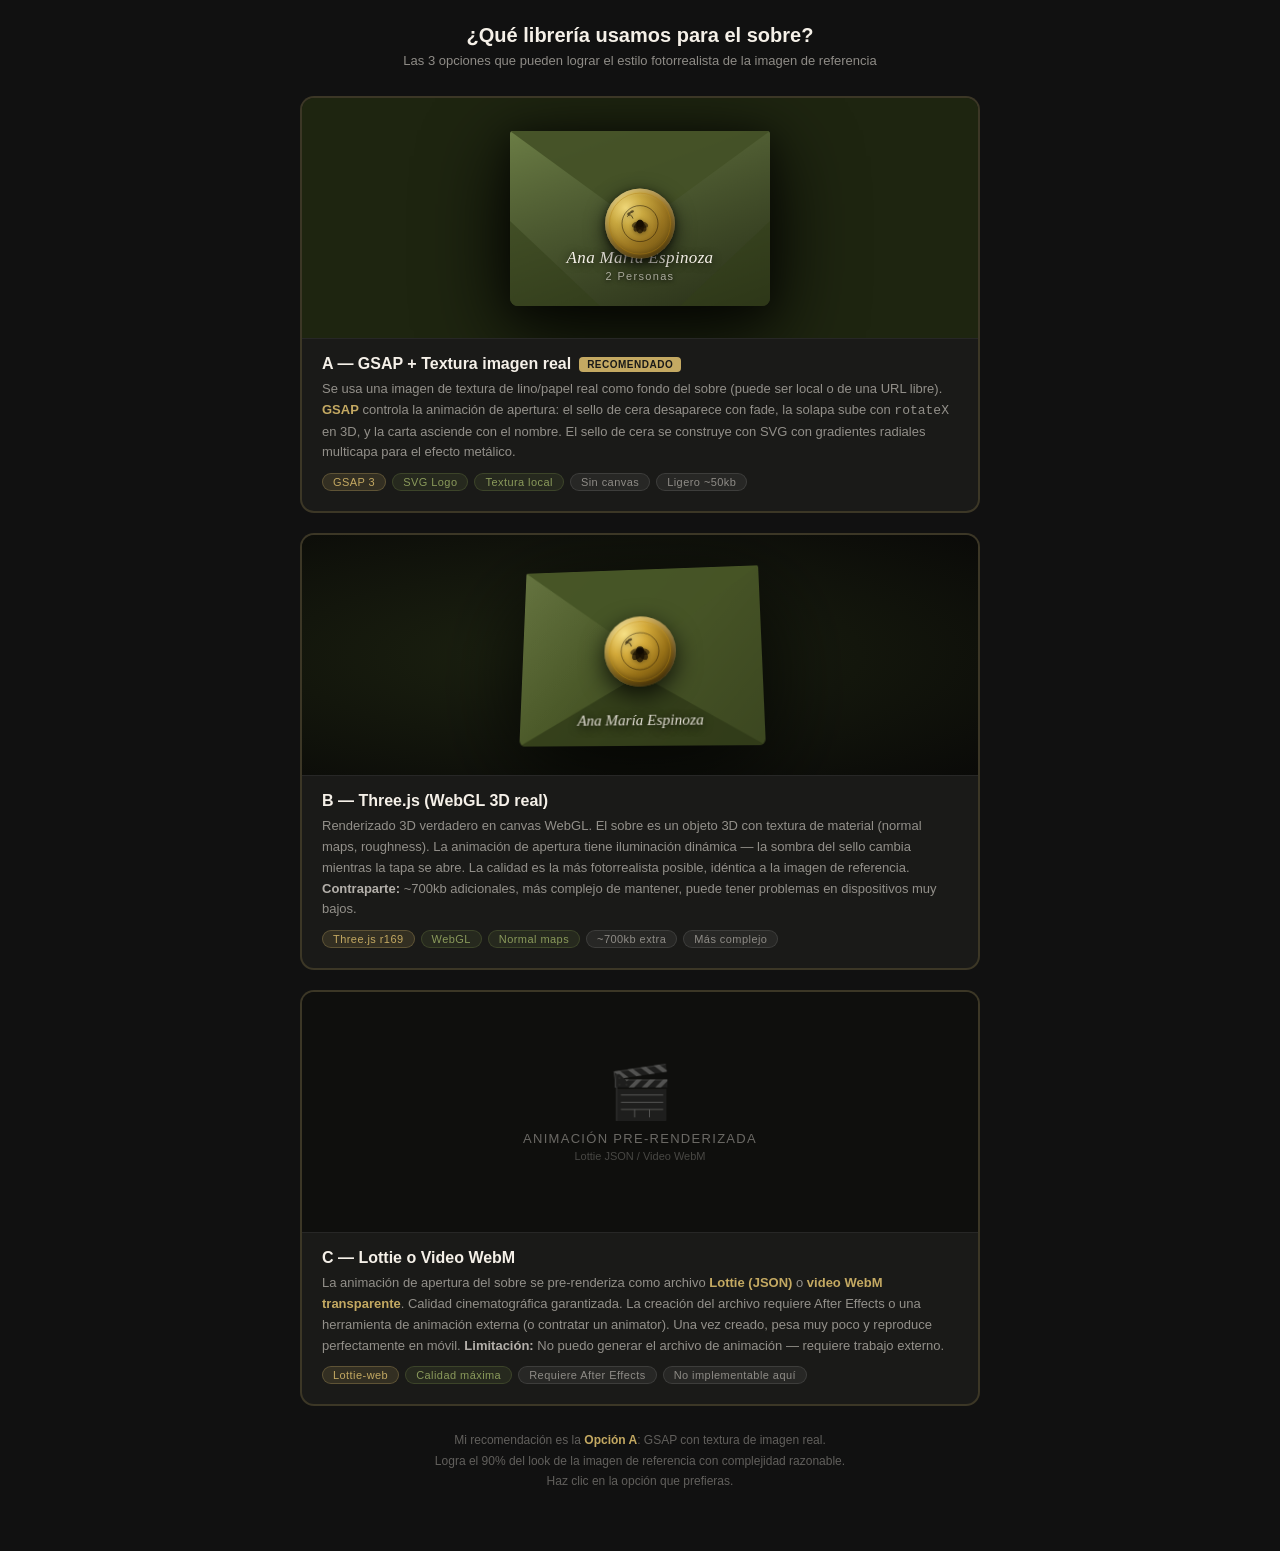
<file: .superpowers/brainstorm/137-1782701089/content/libs-approach.html>
<!DOCTYPE html>
<html lang="es">
<head>
<meta charset="UTF-8"/>
<meta name="viewport" content="width=device-width,initial-scale=1"/>
<title>Opciones de librería</title>
<style>
  * { box-sizing: border-box; margin: 0; padding: 0; }
  body { background: #111; color: #F5F0E8; font-family: 'Segoe UI', sans-serif; padding: 24px 16px 60px; }

  h2 { font-size: 20px; text-align: center; margin-bottom: 6px; color: #F5F0E8; }
  .subtitle { text-align: center; color: rgba(245,240,232,0.55); font-size: 13px; margin-bottom: 28px; }

  .cards { display: flex; flex-direction: column; gap: 20px; max-width: 680px; margin: 0 auto; }

  .card {
    border: 2px solid rgba(196,169,98,0.2);
    border-radius: 14px;
    overflow: hidden;
    cursor: pointer;
    transition: border-color 0.2s, transform 0.2s;
    background: #1a1a18;
  }
  .card:hover { border-color: #C4A962; transform: translateY(-2px); }
  .card.selected { border-color: #C4A962; box-shadow: 0 0 0 4px rgba(196,169,98,0.2); }

  .card-preview {
    height: 240px;
    display: flex;
    align-items: center;
    justify-content: center;
    position: relative;
    overflow: hidden;
  }

  /* ========================
     OPCIÓN A — GSAP + Textura real
  ======================== */
  .preview-a {
    background: #1e2510;
  }
  .env-a-wrap {
    position: relative;
    width: 260px;
    height: 175px;
    filter: drop-shadow(0 20px 40px rgba(0,0,0,0.8)) drop-shadow(0 5px 15px rgba(0,0,0,0.5));
  }
  .env-a-bg {
    width: 100%;
    height: 100%;
    border-radius: 3px 3px 8px 8px;
    position: relative;
    overflow: hidden;
    background:
      url('https://images.unsplash.com/photo-1604147706283-d7119b5b822c?w=400&q=80') center/cover,
      linear-gradient(160deg, #6b7d45, #3A4225);
    background-blend-mode: multiply;
  }
  .env-a-bg::after {
    content: '';
    position: absolute;
    inset: 0;
    background: linear-gradient(160deg, rgba(107,125,69,0.3) 0%, rgba(30,37,16,0.6) 100%);
  }
  /* Flap superior */
  .env-a-flap {
    position: absolute;
    top: 0; left: 0; right: 0;
    height: 0;
    border-left: 130px solid transparent;
    border-right: 130px solid transparent;
    border-top: 95px solid rgba(80,95,45,0.92);
    z-index: 2;
    filter: brightness(0.85);
  }
  /* Líneas de pliegue laterales */
  .env-a-fold-l {
    position: absolute;
    bottom: 0; left: 0;
    width: 0; height: 0;
    border-left: 90px solid rgba(50,62,25,0.5);
    border-top: 85px solid transparent;
    z-index: 1;
  }
  .env-a-fold-r {
    position: absolute;
    bottom: 0; right: 0;
    width: 0; height: 0;
    border-right: 90px solid rgba(50,62,25,0.5);
    border-top: 85px solid transparent;
    z-index: 1;
  }
  /* Sello de cera */
  .env-a-seal {
    position: absolute;
    top: 50%; left: 50%;
    transform: translate(-50%, -42%);
    width: 70px; height: 70px;
    border-radius: 50%;
    background:
      radial-gradient(circle at 30% 28%, #f0d87a 0%, #c9a840 25%, #9a7520 55%, #6a4e10 80%, #3d2a06 100%);
    box-shadow:
      0 6px 20px rgba(0,0,0,0.7),
      0 2px 6px rgba(0,0,0,0.5),
      inset 0 3px 5px rgba(255,255,255,0.28),
      inset 0 -3px 6px rgba(0,0,0,0.4),
      inset 2px 0 4px rgba(255,255,255,0.1);
    display: flex; align-items: center; justify-content: center;
    z-index: 4;
  }
  .env-a-seal::before {
    content: '';
    position: absolute;
    inset: 4px;
    border-radius: 50%;
    border: 1px solid rgba(180,130,20,0.4);
  }
  .env-a-seal svg { width: 42px; height: 42px; position: relative; z-index: 1; }

  /* Nombre del invitado */
  .env-a-name {
    position: absolute;
    bottom: 24px;
    left: 0; right: 0;
    text-align: center;
    z-index: 3;
  }
  .env-a-name p:first-child {
    font-family: 'Georgia', serif;
    font-style: italic;
    font-size: 17px;
    color: #F5F0E8;
    text-shadow: 0 1px 8px rgba(0,0,0,0.8);
    letter-spacing: 0.02em;
  }
  .env-a-name p:last-child {
    font-size: 11px;
    color: rgba(245,240,232,0.65);
    letter-spacing: 0.12em;
    margin-top: 2px;
    text-shadow: 0 1px 4px rgba(0,0,0,0.8);
  }

  /* ========================
     OPCIÓN B — Three.js / WebGL
  ======================== */
  .preview-b {
    background: radial-gradient(ellipse at 40% 50%, #1c2210, #0a0a08);
  }
  .webgl-mock {
    width: 240px;
    height: 180px;
    position: relative;
    transform: perspective(600px) rotateX(12deg) rotateY(-6deg);
    filter: drop-shadow(0 24px 48px rgba(0,0,0,0.9));
  }
  .webgl-face {
    width: 100%;
    height: 100%;
    border-radius: 2px 2px 6px 6px;
    background:
      linear-gradient(130deg,
        rgba(160,180,100,0.15) 0%,
        transparent 40%,
        rgba(0,0,0,0.2) 100%
      ),
      url('https://images.unsplash.com/photo-1604147706283-d7119b5b822c?w=400&q=80') center/cover;
    background-blend-mode: luminosity;
    background-color: #4a5828;
    position: relative;
    overflow: hidden;
  }
  .webgl-face::before {
    content: '';
    position: absolute;
    inset: 0;
    background:
      linear-gradient(130deg, rgba(200,220,140,0.12) 0%, transparent 45%);
  }
  .webgl-flap {
    position: absolute;
    top: 0; left: 0;
    width: 0; height: 0;
    border-left: 120px solid transparent;
    border-right: 120px solid transparent;
    border-top: 88px solid rgba(70,85,38,0.96);
    z-index: 2;
  }
  .webgl-bottom-fold {
    position: absolute;
    bottom: 0; left: 0;
    width: 0; height: 0;
    border-left: 120px solid transparent;
    border-right: 120px solid transparent;
    border-bottom: 70px solid rgba(45,55,22,0.7);
    z-index: 1;
  }
  .webgl-seal {
    position: absolute;
    top: 48%; left: 50%;
    transform: translate(-50%, -50%);
    width: 72px; height: 72px;
    border-radius: 50%;
    background:
      radial-gradient(circle at 28% 25%, #f5df85, #d4aa3a 30%, #9a7318 58%, #5e420a 82%, #2e1e02);
    box-shadow:
      0 8px 24px rgba(0,0,0,0.8),
      inset 0 4px 6px rgba(255,255,255,0.3),
      inset 0 -4px 8px rgba(0,0,0,0.5),
      inset 3px 0 5px rgba(255,230,100,0.15);
    display: flex; align-items: center; justify-content: center;
    z-index: 4;
  }
  .webgl-seal::after {
    content: '';
    position: absolute;
    inset: 5px;
    border-radius: 50%;
    border: 1.5px solid rgba(200,150,20,0.35);
  }
  .webgl-seal svg { width: 44px; height: 44px; z-index: 1; position: relative; }
  .webgl-name {
    position: absolute;
    bottom: 16px;
    left: 0; right: 0;
    text-align: center;
    z-index: 3;
    font-family: 'Georgia', serif;
    font-style: italic;
    font-size: 15px;
    color: rgba(245,240,232,0.9);
    text-shadow: 0 2px 10px rgba(0,0,0,0.9);
  }

  /* ========================
     OPCIÓN C — Lottie / Video
  ======================== */
  .preview-c {
    background: #0f0f0d;
    flex-direction: column;
    gap: 10px;
  }
  .lottie-mock {
    width: 160px;
    height: 120px;
    border: 1.5px dashed rgba(196,169,98,0.3);
    border-radius: 8px;
    display: flex;
    align-items: center;
    justify-content: center;
    flex-direction: column;
    gap: 8px;
    position: relative;
    overflow: hidden;
  }
  .lottie-mock::before {
    content: '▶';
    font-size: 28px;
    color: rgba(196,169,98,0.5);
  }
  .lottie-label {
    font-size: 11px;
    color: rgba(245,240,232,0.4);
    letter-spacing: 0.1em;
    text-align: center;
    text-transform: uppercase;
  }

  /* Card body */
  .card-body {
    padding: 16px 20px 20px;
    border-top: 1px solid rgba(255,255,255,0.06);
  }
  .card-body h3 {
    font-size: 16px;
    color: #F5F0E8;
    margin-bottom: 6px;
    display: flex;
    align-items: center;
    gap: 8px;
  }
  .card-body p {
    font-size: 13px;
    color: rgba(245,240,232,0.55);
    line-height: 1.6;
    margin-bottom: 10px;
  }
  .tags { display: flex; gap: 6px; flex-wrap: wrap; }
  .tag {
    font-size: 11px;
    padding: 2px 10px;
    border-radius: 20px;
    letter-spacing: 0.04em;
  }
  .tag-gold { background: rgba(196,169,98,0.15); color: #C4A962; border: 1px solid rgba(196,169,98,0.3); }
  .tag-green { background: rgba(92,107,58,0.2); color: #8A9A5B; border: 1px solid rgba(92,107,58,0.4); }
  .tag-gray { background: rgba(255,255,255,0.06); color: rgba(245,240,232,0.5); border: 1px solid rgba(255,255,255,0.1); }
  .rec-badge {
    background: #C4A962;
    color: #1a1a18;
    font-size: 10px;
    font-weight: 700;
    padding: 2px 8px;
    border-radius: 4px;
    letter-spacing: 0.05em;
  }

  /* SVG logo helper */
  .logo-svg { filter: drop-shadow(0 1px 2px rgba(0,0,0,0.5)); }
</style>
</head>
<body>

<h2>¿Qué librería usamos para el sobre?</h2>
<p class="subtitle">Las 3 opciones que pueden lograr el estilo fotorrealista de la imagen de referencia</p>

<div class="cards">

  <!-- OPCIÓN A -->
  <div class="card" data-choice="a" onclick="toggleSelect(this)">
    <div class="card-preview preview-a">
      <div class="env-a-wrap">
        <div class="env-a-bg">
          <div class="env-a-flap"></div>
          <div class="env-a-fold-l"></div>
          <div class="env-a-fold-r"></div>
          <div class="env-a-seal">
            <!-- Logo E&J simplificado -->
            <svg viewBox="0 0 42 42" class="logo-svg" xmlns="http://www.w3.org/2000/svg">
              <circle cx="21" cy="21" r="18" fill="none" stroke="rgba(30,18,2,0.5)" stroke-width="1"/>
              <!-- Pétalo centro -->
              <ellipse cx="21" cy="24" rx="4" ry="7" fill="rgba(25,15,2,0.7)"/>
              <!-- Pétalos laterales -->
              <ellipse cx="21" cy="24" rx="3.5" ry="6.5" fill="rgba(25,15,2,0.65)" transform="rotate(36,21,21)"/>
              <ellipse cx="21" cy="24" rx="3.5" ry="6.5" fill="rgba(25,15,2,0.65)" transform="rotate(-36,21,21)"/>
              <ellipse cx="21" cy="24" rx="3" ry="5.5" fill="rgba(25,15,2,0.55)" transform="rotate(72,21,21)"/>
              <ellipse cx="21" cy="24" rx="3" ry="5.5" fill="rgba(25,15,2,0.55)" transform="rotate(-72,21,21)"/>
              <!-- Centro -->
              <circle cx="21" cy="21" r="3.5" fill="rgba(20,12,2,0.8)"/>
              <!-- Ramas de olivo (izq) -->
              <path d="M8 14 Q12 10 14 16" stroke="rgba(20,12,2,0.6)" stroke-width="1" fill="none"/>
              <ellipse cx="10" cy="11" rx="2" ry="1.2" fill="rgba(20,12,2,0.6)" transform="rotate(-30,10,11)"/>
              <ellipse cx="13" cy="9" rx="2" ry="1.2" fill="rgba(20,12,2,0.6)" transform="rotate(-20,13,9)"/>
            </svg>
          </div>
          <div class="env-a-name">
            <p>Ana María Espinoza</p>
            <p>2 Personas</p>
          </div>
        </div>
      </div>
    </div>
    <div class="card-body">
      <h3>A — GSAP + Textura imagen real <span class="rec-badge">RECOMENDADO</span></h3>
      <p>
        Se usa una imagen de textura de lino/papel real como fondo del sobre (puede ser local o de una URL libre).
        <strong style="color:#C4A962">GSAP</strong> controla la animación de apertura: el sello de cera desaparece con fade,
        la solapa sube con <code>rotateX</code> en 3D, y la carta asciende con el nombre.
        El sello de cera se construye con SVG con gradientes radiales multicapa para el efecto metálico.
      </p>
      <div class="tags">
        <span class="tag tag-gold">GSAP 3</span>
        <span class="tag tag-green">SVG Logo</span>
        <span class="tag tag-green">Textura local</span>
        <span class="tag tag-gray">Sin canvas</span>
        <span class="tag tag-gray">Ligero ~50kb</span>
      </div>
    </div>
  </div>

  <!-- OPCIÓN B -->
  <div class="card" data-choice="b" onclick="toggleSelect(this)">
    <div class="card-preview preview-b">
      <div class="webgl-mock">
        <div class="webgl-face">
          <div class="webgl-flap"></div>
          <div class="webgl-bottom-fold"></div>
          <div class="webgl-seal">
            <svg viewBox="0 0 44 44" class="logo-svg" xmlns="http://www.w3.org/2000/svg">
              <circle cx="22" cy="22" r="19" fill="none" stroke="rgba(25,15,2,0.45)" stroke-width="1"/>
              <ellipse cx="22" cy="26" rx="4.5" ry="7.5" fill="rgba(20,12,2,0.7)"/>
              <ellipse cx="22" cy="26" rx="4" ry="7" fill="rgba(20,12,2,0.65)" transform="rotate(40,22,22)"/>
              <ellipse cx="22" cy="26" rx="4" ry="7" fill="rgba(20,12,2,0.65)" transform="rotate(-40,22,22)"/>
              <ellipse cx="22" cy="26" rx="3.2" ry="5.8" fill="rgba(20,12,2,0.5)" transform="rotate(80,22,22)"/>
              <ellipse cx="22" cy="26" rx="3.2" ry="5.8" fill="rgba(20,12,2,0.5)" transform="rotate(-80,22,22)"/>
              <circle cx="22" cy="21" r="3.8" fill="rgba(15,9,1,0.85)"/>
              <path d="M7 15 Q11 10 13.5 17" stroke="rgba(15,9,1,0.6)" stroke-width="1.2" fill="none"/>
              <ellipse cx="9" cy="12" rx="2.2" ry="1.3" fill="rgba(15,9,1,0.6)" transform="rotate(-35,9,12)"/>
              <ellipse cx="12" cy="10" rx="2.2" ry="1.3" fill="rgba(15,9,1,0.6)" transform="rotate(-20,12,10)"/>
            </svg>
          </div>
          <div class="webgl-name">Ana María Espinoza</div>
        </div>
      </div>
    </div>
    <div class="card-body">
      <h3>B — Three.js (WebGL 3D real)</h3>
      <p>
        Renderizado 3D verdadero en canvas WebGL. El sobre es un objeto 3D con textura de material (normal maps, roughness).
        La animación de apertura tiene iluminación dinámica — la sombra del sello cambia mientras la tapa se abre.
        La calidad es la más fotorrealista posible, idéntica a la imagen de referencia.
        <strong style="color:rgba(245,240,232,0.7)">Contraparte:</strong> ~700kb adicionales, más complejo de mantener, puede tener problemas en dispositivos muy bajos.
      </p>
      <div class="tags">
        <span class="tag tag-gold">Three.js r169</span>
        <span class="tag tag-green">WebGL</span>
        <span class="tag tag-green">Normal maps</span>
        <span class="tag tag-gray">~700kb extra</span>
        <span class="tag tag-gray">Más complejo</span>
      </div>
    </div>
  </div>

  <!-- OPCIÓN C -->
  <div class="card" data-choice="c" onclick="toggleSelect(this)">
    <div class="card-preview preview-c">
      <div style="text-align:center">
        <div style="font-size:52px; margin-bottom:8px; opacity:0.3">🎬</div>
        <p style="font-size:13px; color:rgba(245,240,232,0.4); letter-spacing:0.1em; text-transform:uppercase">Animación pre-renderizada</p>
        <p style="font-size:11px; color:rgba(245,240,232,0.25); margin-top:4px">Lottie JSON / Video WebM</p>
      </div>
    </div>
    <div class="card-body">
      <h3>C — Lottie o Video WebM</h3>
      <p>
        La animación de apertura del sobre se pre-renderiza como archivo <strong style="color:#C4A962">Lottie (JSON)</strong>
        o <strong style="color:#C4A962">video WebM transparente</strong>.
        Calidad cinematográfica garantizada. La creación del archivo requiere After Effects o una herramienta de animación
        externa (o contratar un animator). Una vez creado, pesa muy poco y reproduce perfectamente en móvil.
        <strong style="color:rgba(245,240,232,0.7)">Limitación:</strong> No puedo generar el archivo de animación — requiere trabajo externo.
      </p>
      <div class="tags">
        <span class="tag tag-gold">Lottie-web</span>
        <span class="tag tag-green">Calidad máxima</span>
        <span class="tag tag-gray">Requiere After Effects</span>
        <span class="tag tag-gray">No implementable aquí</span>
      </div>
    </div>
  </div>

</div>

<p style="text-align:center; font-size:12px; color:rgba(245,240,232,0.35); margin-top:24px; line-height:1.7">
  Mi recomendación es la <strong style="color:#C4A962">Opción A</strong>: GSAP con textura de imagen real.<br/>
  Logra el 90% del look de la imagen de referencia con complejidad razonable.<br/>
  Haz clic en la opción que prefieras.
</p>

<script>
function toggleSelect(el) {
  document.querySelectorAll('.card').forEach(c => c.classList.remove('selected'));
  el.classList.add('selected');
  const choice = el.getAttribute('data-choice');
  if (window.parent && window.parent !== window) {
    window.parent.postMessage({ type: 'choice', choice, text: el.querySelector('h3').textContent }, '*');
  }
  // Also try direct event recording
  try {
    const ev = { type: 'click', choice, text: el.querySelector('h3').textContent, timestamp: Date.now() };
    fetch('/event', { method: 'POST', body: JSON.stringify(ev), headers: { 'Content-Type': 'application/json' } });
  } catch(e) {}
}
</script>
</body>
</html>
</file>
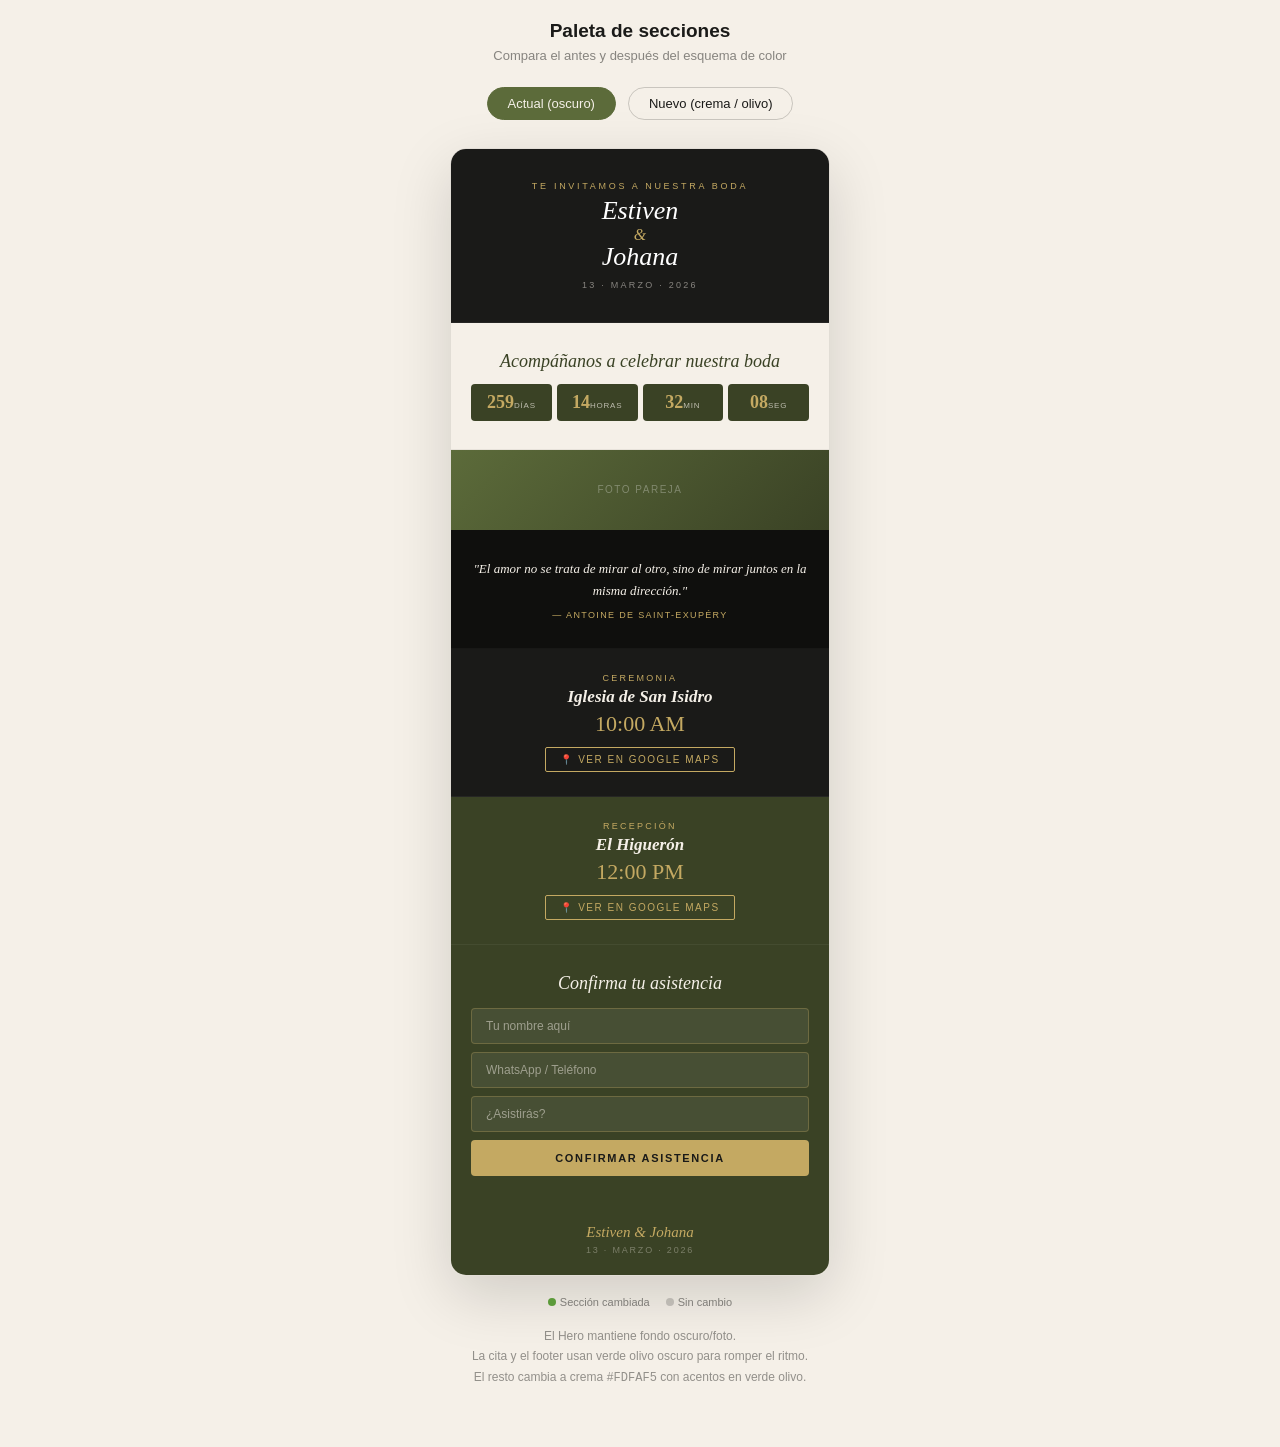
<file: .superpowers/brainstorm/137-1782701089/content/section-colors.html>
<!DOCTYPE html>
<html lang="es">
<head>
<meta charset="UTF-8"/>
<meta name="viewport" content="width=device-width,initial-scale=1"/>
<title>Paleta de secciones</title>
<style>
* { box-sizing: border-box; margin: 0; padding: 0; }
body { background: #F5F0E8; font-family: 'Segoe UI', sans-serif; padding: 20px 16px 60px; color: #1a1a18; }

h2 { font-size: 19px; text-align: center; margin-bottom: 6px; color: #1a1a18; }
.subtitle { text-align: center; color: rgba(26,26,24,0.5); font-size: 13px; margin-bottom: 24px; }

/* Toggle */
.toggle-row {
  display: flex; justify-content: center; gap: 12px; margin-bottom: 28px;
}
.toggle-btn {
  padding: 8px 20px;
  border-radius: 20px;
  border: 1.5px solid rgba(26,26,24,0.2);
  background: transparent;
  font-size: 13px;
  cursor: pointer;
  transition: all 0.2s;
  color: #1a1a18;
}
.toggle-btn.active { background: #5C6B3A; color: #F5F0E8; border-color: #5C6B3A; }

/* Strip simulation */
.page-strip {
  max-width: 380px;
  margin: 0 auto;
  border-radius: 16px;
  overflow: hidden;
  box-shadow: 0 20px 60px rgba(0,0,0,0.15);
  border: 1px solid rgba(0,0,0,0.08);
}

/* === VERSIÓN ACTUAL (dark) === */
.strip-dark .s-hero {
  background: #1A1A18;
  padding: 32px 20px;
  text-align: center;
  border-bottom: 1px solid rgba(255,255,255,0.05);
}
.strip-dark .s-hero .eyebrow { font-size: 9px; letter-spacing: 0.3em; text-transform: uppercase; color: #C4A962; margin-bottom: 6px; }
.strip-dark .s-hero .names { font-family: Georgia, serif; font-size: 26px; font-style: italic; color: #fff; font-weight: 300; line-height: 1.1; }
.strip-dark .s-hero .amp { color: #C4A962; font-size: 16px; display: block; }
.strip-dark .s-hero .date { font-size: 9px; letter-spacing: 0.25em; color: rgba(245,240,232,0.5); margin-top: 8px; text-transform: uppercase; }

.strip-dark .s-celebra { background: #F5F0E8; padding: 28px 20px; text-align: center; border-bottom: 1px solid rgba(0,0,0,0.06); }
.strip-dark .s-celebra .title { font-family: Georgia, serif; font-size: 18px; font-style: italic; color: #3A4225; margin-bottom: 12px; }
.strip-dark .s-celebra .cd { display: grid; grid-template-columns: repeat(4,1fr); gap: 5px; }
.strip-dark .s-celebra .cd-cell { background: #3A4225; color: #F5F0E8; border-radius: 4px; padding: 8px 4px; text-align: center; }
.strip-dark .s-celebra .cd-num { font-family: Georgia, serif; font-size: 18px; color: #C4A962; font-weight: 600; }
.strip-dark .s-celebra .cd-lbl { font-size: 8px; letter-spacing: 0.1em; text-transform: uppercase; opacity: 0.7; }

.strip-dark .s-quote { background: #0F0F0D; padding: 28px 20px; text-align: center; border-bottom: 1px solid rgba(255,255,255,0.04); }
.strip-dark .s-quote .qt { font-family: Georgia, serif; font-style: italic; color: #F5F0E8; font-size: 13px; line-height: 1.7; }
.strip-dark .s-quote .attr { font-size: 9px; color: #C4A962; letter-spacing: 0.15em; margin-top: 8px; text-transform: uppercase; }

.strip-dark .s-event { background: #1A1A18; padding: 24px 20px; text-align: center; border-bottom: 1px solid rgba(255,255,255,0.05); }
.strip-dark .s-event .ev-ey { font-size: 9px; letter-spacing: 0.25em; color: #C4A962; text-transform: uppercase; margin-bottom: 4px; }
.strip-dark .s-event .ev-name { font-family: Georgia, serif; font-style: italic; font-size: 17px; color: #F5F0E8; margin-bottom: 4px; }
.strip-dark .s-event .ev-time { font-family: Georgia, serif; font-size: 22px; color: #C4A962; font-weight: 300; margin-bottom: 10px; }
.strip-dark .s-event .ev-btn { display: inline-block; border: 1px solid #C4A962; color: #C4A962; font-size: 10px; padding: 6px 14px; border-radius: 2px; letter-spacing: 0.15em; text-transform: uppercase; }

.strip-dark .s-event-alt { background: #3A4225; padding: 24px 20px; text-align: center; border-bottom: 1px solid rgba(255,255,255,0.05); }
.strip-dark .s-event-alt .ev-ey { font-size: 9px; letter-spacing: 0.25em; color: #C4A962; text-transform: uppercase; margin-bottom: 4px; }
.strip-dark .s-event-alt .ev-name { font-family: Georgia, serif; font-style: italic; font-size: 17px; color: #F5F0E8; margin-bottom: 4px; }
.strip-dark .s-event-alt .ev-time { font-family: Georgia, serif; font-size: 22px; color: #C4A962; font-weight: 300; margin-bottom: 10px; }
.strip-dark .s-event-alt .ev-btn { display: inline-block; border: 1px solid #C4A962; color: #C4A962; font-size: 10px; padding: 6px 14px; border-radius: 2px; letter-spacing: 0.15em; text-transform: uppercase; }

.strip-dark .s-rsvp { background: #3A4225; padding: 28px 20px; text-align: center; }
.strip-dark .s-rsvp .rsvp-title { font-family: Georgia, serif; font-style: italic; font-size: 18px; color: #F5F0E8; margin-bottom: 14px; }
.strip-dark .s-rsvp .rsvp-field { background: rgba(255,255,255,0.07); border: 1px solid rgba(196,169,98,0.3); border-radius: 4px; padding: 10px 14px; margin-bottom: 8px; color: rgba(245,240,232,0.5); font-size: 12px; text-align: left; }
.strip-dark .s-rsvp .rsvp-btn { width: 100%; background: #C4A962; border: none; border-radius: 4px; padding: 12px; color: #1a1a18; font-size: 11px; letter-spacing: 0.15em; text-transform: uppercase; font-weight: 600; cursor: pointer; }

/* === VERSIÓN NUEVA (cream/light) === */
.strip-light .s-hero {
  background: linear-gradient(to bottom, #2a3018, #3A4225);
  padding: 32px 20px;
  text-align: center;
  border-bottom: 1px solid rgba(255,255,255,0.05);
}
.strip-light .s-hero .eyebrow { font-size: 9px; letter-spacing: 0.3em; text-transform: uppercase; color: #C4A962; margin-bottom: 6px; }
.strip-light .s-hero .names { font-family: Georgia, serif; font-size: 26px; font-style: italic; color: #fff; font-weight: 300; line-height: 1.1; }
.strip-light .s-hero .amp { color: #C4A962; font-size: 16px; display: block; }
.strip-light .s-hero .date { font-size: 9px; letter-spacing: 0.25em; color: rgba(245,240,232,0.55); margin-top: 8px; text-transform: uppercase; }

.strip-light .s-celebra { background: #FDFAF5; padding: 28px 20px; text-align: center; border-bottom: 1px solid rgba(92,107,58,0.1); }
.strip-light .s-celebra .title { font-family: Georgia, serif; font-size: 18px; font-style: italic; color: #3A4225; margin-bottom: 12px; }
.strip-light .s-celebra .cd { display: grid; grid-template-columns: repeat(4,1fr); gap: 5px; }
.strip-light .s-celebra .cd-cell { background: #3A4225; color: #F5F0E8; border-radius: 4px; padding: 8px 4px; text-align: center; }
.strip-light .s-celebra .cd-num { font-family: Georgia, serif; font-size: 18px; color: #C4A962; font-weight: 600; }
.strip-light .s-celebra .cd-lbl { font-size: 8px; letter-spacing: 0.1em; text-transform: uppercase; opacity: 0.7; }

.strip-light .s-quote { background: #3A4225; padding: 28px 20px; text-align: center; border-bottom: 1px solid rgba(255,255,255,0.06); }
.strip-light .s-quote .qt { font-family: Georgia, serif; font-style: italic; color: #F5F0E8; font-size: 13px; line-height: 1.7; }
.strip-light .s-quote .attr { font-size: 9px; color: #C4A962; letter-spacing: 0.15em; margin-top: 8px; text-transform: uppercase; }

.strip-light .s-event { background: #FDFAF5; padding: 24px 20px; text-align: center; border-bottom: 1px solid rgba(92,107,58,0.1); }
.strip-light .s-event .ev-ey { font-size: 9px; letter-spacing: 0.25em; color: #5C6B3A; text-transform: uppercase; margin-bottom: 4px; }
.strip-light .s-event .ev-name { font-family: Georgia, serif; font-style: italic; font-size: 17px; color: #1a1a18; margin-bottom: 4px; }
.strip-light .s-event .ev-time { font-family: Georgia, serif; font-size: 22px; color: #5C6B3A; font-weight: 300; margin-bottom: 10px; }
.strip-light .s-event .ev-btn { display: inline-block; border: 1.5px solid #5C6B3A; color: #5C6B3A; font-size: 10px; padding: 6px 14px; border-radius: 2px; letter-spacing: 0.15em; text-transform: uppercase; }

.strip-light .s-event-alt { background: #EEE9DC; padding: 24px 20px; text-align: center; border-bottom: 1px solid rgba(92,107,58,0.1); }
.strip-light .s-event-alt .ev-ey { font-size: 9px; letter-spacing: 0.25em; color: #5C6B3A; text-transform: uppercase; margin-bottom: 4px; }
.strip-light .s-event-alt .ev-name { font-family: Georgia, serif; font-style: italic; font-size: 17px; color: #1a1a18; margin-bottom: 4px; }
.strip-light .s-event-alt .ev-time { font-family: Georgia, serif; font-size: 22px; color: #5C6B3A; font-weight: 300; margin-bottom: 10px; }
.strip-light .s-event-alt .ev-btn { display: inline-block; border: 1.5px solid #5C6B3A; color: #5C6B3A; font-size: 10px; padding: 6px 14px; border-radius: 2px; letter-spacing: 0.15em; text-transform: uppercase; }

.strip-light .s-rsvp { background: #FDFAF5; padding: 28px 20px; text-align: center; }
.strip-light .s-rsvp .rsvp-title { font-family: Georgia, serif; font-style: italic; font-size: 18px; color: #3A4225; margin-bottom: 14px; }
.strip-light .s-rsvp .rsvp-field { background: rgba(92,107,58,0.05); border: 1px solid rgba(92,107,58,0.2); border-radius: 4px; padding: 10px 14px; margin-bottom: 8px; color: rgba(26,26,24,0.4); font-size: 12px; text-align: left; }
.strip-light .s-rsvp .rsvp-btn { width: 100%; background: #5C6B3A; border: none; border-radius: 4px; padding: 12px; color: #F5F0E8; font-size: 11px; letter-spacing: 0.15em; text-transform: uppercase; font-weight: 600; cursor: pointer; }

/* Shared footer */
.s-footer { background: #3A4225; padding: 20px; text-align: center; }
.s-footer p { font-family: Georgia, serif; font-style: italic; color: #C4A962; font-size: 15px; }
.s-footer span { display: block; font-size: 9px; letter-spacing: 0.2em; color: rgba(245,240,232,0.35); margin-top: 4px; text-transform: uppercase; }

/* Photo placeholder */
.s-photo { height: 80px; background: linear-gradient(135deg, #5C6B3A, #3A4225); display: flex; align-items: center; justify-content: center; }
.s-photo span { font-size: 10px; letter-spacing: 0.15em; text-transform: uppercase; color: rgba(255,255,255,0.3); }

/* Labels */
.section-label {
  font-size: 9px;
  letter-spacing: 0.12em;
  text-transform: uppercase;
  padding: 3px 8px;
  display: block;
  text-align: right;
  opacity: 0.35;
}
.strip-dark .section-label { color: #1a1a18; background: rgba(0,0,0,0.05); }
.strip-light .section-label { color: #1a1a18; background: rgba(0,0,0,0.04); }

/* Diff badge */
.changed {
  position: relative;
}
.changed::before {
  content: '●';
  position: absolute;
  right: 8px;
  top: 8px;
  color: #5C9A3A;
  font-size: 10px;
  opacity: 0.7;
}

.legend { display: flex; gap: 16px; justify-content: center; margin-top: 20px; font-size: 11px; color: rgba(26,26,24,0.5); align-items: center; }
.dot { width: 8px; height: 8px; border-radius: 50%; display: inline-block; margin-right: 4px; }
.dot-green { background: #5C9A3A; }
.dot-same { background: rgba(26,26,24,0.2); }
</style>
</head>
<body>

<h2>Paleta de secciones</h2>
<p class="subtitle">Compara el antes y después del esquema de color</p>

<div class="toggle-row">
  <button class="toggle-btn active" onclick="show('dark', this)">Actual (oscuro)</button>
  <button class="toggle-btn" onclick="show('light', this)">Nuevo (crema / olivo)</button>
</div>

<!-- DARK VERSION -->
<div class="page-strip strip-dark" id="view-dark">
  <div class="s-hero">
    <p class="eyebrow">Te invitamos a nuestra boda</p>
    <h1 class="names">Estiven<span class="amp">&</span>Johana</h1>
    <p class="date">13 · Marzo · 2026</p>
  </div>
  <div class="s-celebra">
    <p class="title">Acompáñanos a celebrar nuestra boda</p>
    <div class="cd">
      <div class="cd-cell"><span class="cd-num">259</span><span class="cd-lbl">Días</span></div>
      <div class="cd-cell"><span class="cd-num">14</span><span class="cd-lbl">Horas</span></div>
      <div class="cd-cell"><span class="cd-num">32</span><span class="cd-lbl">Min</span></div>
      <div class="cd-cell"><span class="cd-num">08</span><span class="cd-lbl">Seg</span></div>
    </div>
  </div>
  <div class="s-photo"><span>Foto pareja</span></div>
  <div class="s-quote">
    <p class="qt">"El amor no se trata de mirar al otro, sino de mirar juntos en la misma dirección."</p>
    <p class="attr">— Antoine de Saint-Exupéry</p>
  </div>
  <div class="s-event">
    <p class="ev-ey">Ceremonia</p>
    <h2 class="ev-name">Iglesia de San Isidro</h2>
    <p class="ev-time">10:00 AM</p>
    <span class="ev-btn">📍 Ver en Google Maps</span>
  </div>
  <div class="s-event-alt">
    <p class="ev-ey">Recepción</p>
    <h2 class="ev-name">El Higuerón</h2>
    <p class="ev-time">12:00 PM</p>
    <span class="ev-btn">📍 Ver en Google Maps</span>
  </div>
  <div class="s-rsvp">
    <p class="rsvp-title">Confirma tu asistencia</p>
    <div class="rsvp-field">Tu nombre aquí</div>
    <div class="rsvp-field">WhatsApp / Teléfono</div>
    <div class="rsvp-field">¿Asistirás?</div>
    <button class="rsvp-btn">Confirmar asistencia</button>
  </div>
  <div class="s-footer">
    <p>Estiven &amp; Johana</p>
    <span>13 · Marzo · 2026</span>
  </div>
</div>

<!-- LIGHT VERSION -->
<div class="page-strip strip-light" id="view-light" style="display:none">
  <div class="s-hero"><!-- Hero se queda con foto oscura -->
    <p class="eyebrow">Te invitamos a nuestra boda</p>
    <h1 class="names">Estiven<span class="amp">&</span>Johana</h1>
    <p class="date">13 · Marzo · 2026</p>
  </div>
  <div class="s-celebra changed">
    <p class="title">Acompáñanos a celebrar nuestra boda</p>
    <div class="cd">
      <div class="cd-cell"><span class="cd-num">259</span><span class="cd-lbl">Días</span></div>
      <div class="cd-cell"><span class="cd-num">14</span><span class="cd-lbl">Horas</span></div>
      <div class="cd-cell"><span class="cd-num">32</span><span class="cd-lbl">Min</span></div>
      <div class="cd-cell"><span class="cd-num">08</span><span class="cd-lbl">Seg</span></div>
    </div>
  </div>
  <div class="s-photo"><span>Foto pareja</span></div>
  <div class="s-quote changed">
    <p class="qt">"El amor no se trata de mirar al otro, sino de mirar juntos en la misma dirección."</p>
    <p class="attr">— Antoine de Saint-Exupéry</p>
  </div>
  <div class="s-event changed">
    <p class="ev-ey">Ceremonia</p>
    <h2 class="ev-name">Iglesia de San Isidro</h2>
    <p class="ev-time">10:00 AM</p>
    <span class="ev-btn">📍 Ver en Google Maps</span>
  </div>
  <div class="s-event-alt changed">
    <p class="ev-ey">Recepción</p>
    <h2 class="ev-name">El Higuerón</h2>
    <p class="ev-time">12:00 PM</p>
    <span class="ev-btn">📍 Ver en Google Maps</span>
  </div>
  <div class="s-rsvp changed">
    <p class="rsvp-title">Confirma tu asistencia</p>
    <div class="rsvp-field">Tu nombre aquí</div>
    <div class="rsvp-field">WhatsApp / Teléfono</div>
    <div class="rsvp-field">¿Asistirás?</div>
    <button class="rsvp-btn">Confirmar asistencia</button>
  </div>
  <div class="s-footer">
    <p>Estiven &amp; Johana</p>
    <span>13 · Marzo · 2026</span>
  </div>
</div>

<div class="legend">
  <span><span class="dot dot-green"></span>Sección cambiada</span>
  <span><span class="dot dot-same"></span>Sin cambio</span>
</div>

<p style="text-align:center;font-size:12px;color:rgba(26,26,24,0.45);margin-top:18px;line-height:1.7;max-width:340px;margin-left:auto;margin-right:auto">
  El Hero mantiene fondo oscuro/foto.<br/>
  La cita y el footer usan verde olivo oscuro para romper el ritmo.<br/>
  El resto cambia a crema <code>#FDFAF5</code> con acentos en verde olivo.
</p>

<script>
function show(mode, btn) {
  document.getElementById('view-dark').style.display = mode === 'dark' ? 'block' : 'none';
  document.getElementById('view-light').style.display = mode === 'light' ? 'block' : 'none';
  document.querySelectorAll('.toggle-btn').forEach(b => b.classList.remove('active'));
  btn.classList.add('active');
}
</script>
</body>
</html>
</file>
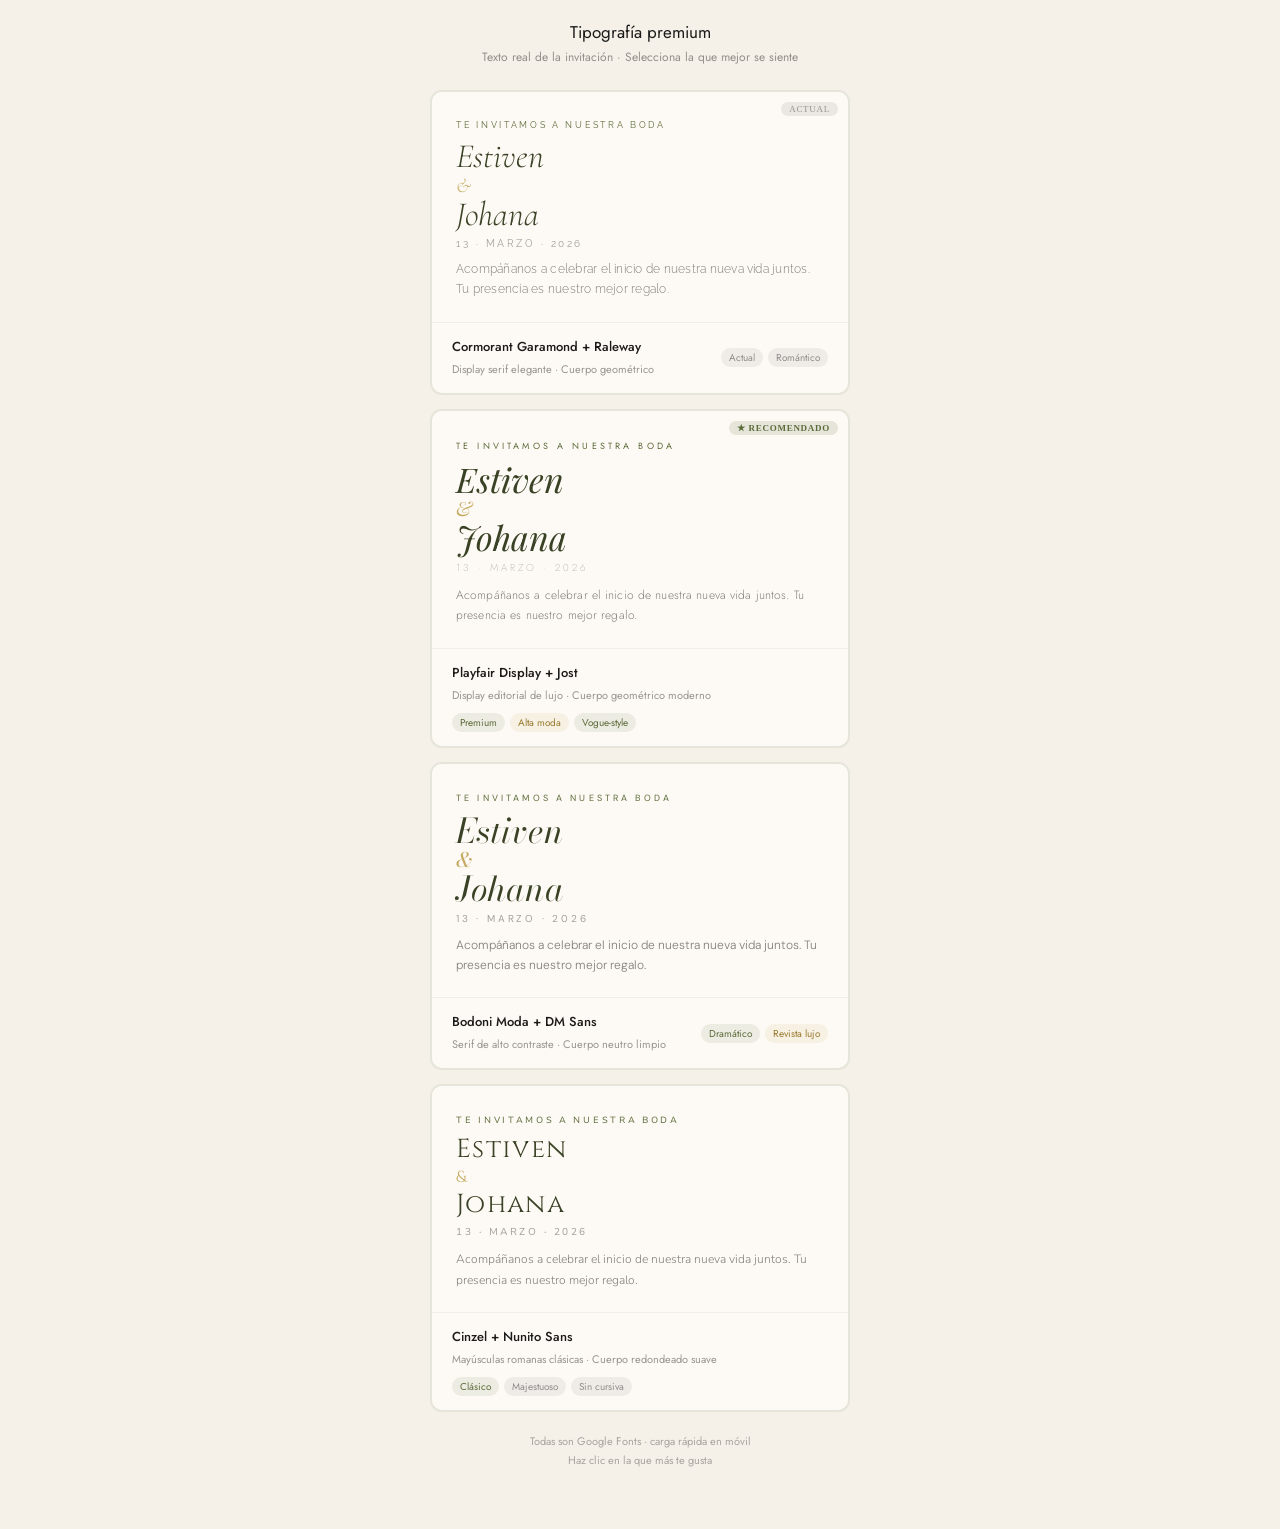
<file: .superpowers/brainstorm/137-1782701089/content/typography.html>
<!DOCTYPE html>
<html lang="es">
<head>
<meta charset="UTF-8"/>
<meta name="viewport" content="width=device-width,initial-scale=1"/>
<title>Tipografía</title>
<link rel="preconnect" href="https://fonts.googleapis.com"/>
<link rel="preconnect" href="https://fonts.gstatic.com" crossorigin/>
<link href="https://fonts.googleapis.com/css2?family=Cormorant+Garamond:ital,wght@0,300;0,400;0,600;1,300;1,400;1,600&family=Raleway:wght@300;400;500&family=Playfair+Display:ital,wght@0,400;0,700;1,400;1,700&family=Jost:wght@200;300;400;500&family=Cinzel:wght@400;600;700&family=Lato:wght@300;400&family=Bodoni+Moda:ital,opsz,wght@0,6..96,400;0,6..96,700;1,6..96,400;1,6..96,700&family=DM+Sans:wght@300;400&family=Marcellus&family=Nunito+Sans:wght@300;400&display=swap" rel="stylesheet"/>
<style>
* { box-sizing: border-box; margin: 0; padding: 0; }
body { background: #F5F0E8; padding: 20px 16px 60px; }

h2 { font-size: 17px; text-align: center; margin-bottom: 4px; color: #1a1a18; font-family: 'Jost', sans-serif; font-weight: 400; }
.subtitle { text-align: center; color: rgba(26,26,24,0.45); font-size: 12px; margin-bottom: 24px; font-family: 'Jost', sans-serif; }

.cards { display: flex; flex-direction: column; gap: 14px; max-width: 420px; margin: 0 auto; }

.font-card {
  border: 2px solid rgba(92,107,58,0.15);
  border-radius: 12px;
  overflow: hidden;
  cursor: pointer;
  transition: border-color 0.2s, transform 0.15s, box-shadow 0.2s;
  background: #FDFAF5;
}
.font-card:hover { border-color: #5C6B3A; transform: translateY(-2px); box-shadow: 0 8px 24px rgba(92,107,58,0.12); }
.font-card.selected { border-color: #5C6B3A; box-shadow: 0 0 0 4px rgba(92,107,58,0.12); }

.font-preview {
  padding: 28px 24px 22px;
  border-bottom: 1px solid rgba(92,107,58,0.08);
  position: relative;
}

/* Ribbon para el actual */
.ribbon {
  position: absolute; top: 10px; right: 10px;
  font-size: 9px; letter-spacing: 0.08em; text-transform: uppercase;
  padding: 2px 8px; border-radius: 10px;
}
.ribbon-current { background: rgba(26,26,24,0.08); color: rgba(26,26,24,0.4); }
.ribbon-rec { background: rgba(92,107,58,0.15); color: #5C6B3A; font-weight: 600; }

/* A — Cormorant + Raleway (actual) */
.preview-a { background: #FDFAF5; }
.preview-a .display { font-family: 'Cormorant Garamond', serif; font-size: 34px; font-weight: 300; font-style: italic; color: #3A4225; line-height: 1; }
.preview-a .amp { font-family: 'Cormorant Garamond', serif; font-size: 20px; font-style: italic; color: #C4A962; display: block; margin: 2px 0; }
.preview-a .eyebrow { font-family: 'Raleway', sans-serif; font-size: 9px; letter-spacing: 0.3em; text-transform: uppercase; color: #5C6B3A; margin-bottom: 10px; font-weight: 400; }
.preview-a .body { font-family: 'Raleway', sans-serif; font-size: 12px; color: rgba(26,26,24,0.55); font-weight: 300; margin-top: 10px; line-height: 1.7; letter-spacing: 0.02em; }
.preview-a .date { font-family: 'Raleway', sans-serif; font-size: 10px; letter-spacing: 0.25em; text-transform: uppercase; color: rgba(26,26,24,0.4); margin-top: 6px; }

/* B — Playfair Display + Jost */
.preview-b { background: #FDFAF5; }
.preview-b .display { font-family: 'Playfair Display', serif; font-size: 34px; font-weight: 400; font-style: italic; color: #3A4225; line-height: 1; }
.preview-b .amp { font-family: 'Playfair Display', serif; font-size: 20px; font-style: italic; color: #C4A962; display: block; margin: 2px 0; }
.preview-b .eyebrow { font-family: 'Jost', sans-serif; font-size: 9px; letter-spacing: 0.35em; text-transform: uppercase; color: #5C6B3A; margin-bottom: 10px; font-weight: 400; }
.preview-b .body { font-family: 'Jost', sans-serif; font-size: 12px; color: rgba(26,26,24,0.55); font-weight: 300; margin-top: 10px; line-height: 1.7; letter-spacing: 0.01em; }
.preview-b .date { font-family: 'Jost', sans-serif; font-size: 10px; letter-spacing: 0.3em; text-transform: uppercase; color: rgba(26,26,24,0.4); margin-top: 6px; font-weight: 200; }

/* C — Bodoni Moda + DM Sans */
.preview-c { background: #FDFAF5; }
.preview-c .display { font-family: 'Bodoni Moda', serif; font-size: 34px; font-weight: 400; font-style: italic; color: #3A4225; line-height: 1; }
.preview-c .amp { font-family: 'Bodoni Moda', serif; font-size: 20px; font-style: italic; color: #C4A962; display: block; margin: 2px 0; }
.preview-c .eyebrow { font-family: 'DM Sans', sans-serif; font-size: 9px; letter-spacing: 0.35em; text-transform: uppercase; color: #5C6B3A; margin-bottom: 10px; font-weight: 400; }
.preview-c .body { font-family: 'DM Sans', sans-serif; font-size: 12px; color: rgba(26,26,24,0.55); font-weight: 300; margin-top: 10px; line-height: 1.7; }
.preview-c .date { font-family: 'DM Sans', sans-serif; font-size: 10px; letter-spacing: 0.28em; text-transform: uppercase; color: rgba(26,26,24,0.4); margin-top: 6px; }

/* D — Cinzel + Nunito Sans */
.preview-d { background: #FDFAF5; }
.preview-d .display { font-family: 'Cinzel', serif; font-size: 26px; font-weight: 400; color: #3A4225; line-height: 1.1; letter-spacing: 0.05em; }
.preview-d .amp { font-family: 'Cinzel', serif; font-size: 16px; color: #C4A962; display: block; margin: 4px 0; letter-spacing: 0.1em; }
.preview-d .eyebrow { font-family: 'Nunito Sans', sans-serif; font-size: 9px; letter-spacing: 0.3em; text-transform: uppercase; color: #5C6B3A; margin-bottom: 10px; font-weight: 400; }
.preview-d .body { font-family: 'Nunito Sans', sans-serif; font-size: 12px; color: rgba(26,26,24,0.55); font-weight: 300; margin-top: 10px; line-height: 1.7; }
.preview-d .date { font-family: 'Nunito Sans', sans-serif; font-size: 10px; letter-spacing: 0.25em; text-transform: uppercase; color: rgba(26,26,24,0.4); margin-top: 6px; }

.font-meta {
  padding: 14px 20px;
  display: flex;
  justify-content: space-between;
  align-items: center;
  flex-wrap: wrap;
  gap: 8px;
}
.font-names { font-family: 'Jost', sans-serif; }
.font-names strong { font-size: 13px; color: #1a1a18; font-weight: 500; display: block; }
.font-names span { font-size: 11px; color: rgba(26,26,24,0.45); }
.font-tags { display: flex; gap: 5px; flex-wrap: wrap; justify-content: flex-end; }
.tag {
  font-size: 10px; padding: 2px 8px; border-radius: 10px;
  font-family: 'Jost', sans-serif;
}
.tag-olive { background: rgba(92,107,58,0.1); color: #5C6B3A; }
.tag-gold { background: rgba(196,169,98,0.12); color: #9a7a30; }
.tag-gray { background: rgba(26,26,24,0.06); color: rgba(26,26,24,0.45); }

.checkmark {
  position: absolute; top: 12px; left: 12px;
  width: 22px; height: 22px; border-radius: 50%;
  background: #5C6B3A; color: white;
  font-size: 12px; display: none;
  align-items: center; justify-content: center;
}
.font-card.selected .checkmark { display: flex; }
</style>
</head>
<body>

<h2>Tipografía premium</h2>
<p class="subtitle">Texto real de la invitación · Selecciona la que mejor se siente</p>

<div class="cards">

  <!-- A: ACTUAL -->
  <div class="font-card" data-choice="a" onclick="sel(this)">
    <div class="font-preview preview-a">
      <div class="checkmark">✓</div>
      <span class="ribbon ribbon-current">Actual</span>
      <p class="eyebrow">Te invitamos a nuestra boda</p>
      <div class="display">Estiven<span class="amp">&amp;</span>Johana</div>
      <p class="date">13 · Marzo · 2026</p>
      <p class="body">Acompáñanos a celebrar el inicio de nuestra nueva vida juntos. Tu presencia es nuestro mejor regalo.</p>
    </div>
    <div class="font-meta">
      <div class="font-names">
        <strong>Cormorant Garamond + Raleway</strong>
        <span>Display serif elegante · Cuerpo geométrico</span>
      </div>
      <div class="font-tags">
        <span class="tag tag-gray">Actual</span>
        <span class="tag tag-gray">Romántico</span>
      </div>
    </div>
  </div>

  <!-- B: PLAYFAIR + JOST -->
  <div class="font-card" data-choice="b" onclick="sel(this)">
    <div class="font-preview preview-b">
      <div class="checkmark">✓</div>
      <span class="ribbon ribbon-rec">★ Recomendado</span>
      <p class="eyebrow">Te invitamos a nuestra boda</p>
      <div class="display">Estiven<span class="amp">&amp;</span>Johana</div>
      <p class="date">13 · Marzo · 2026</p>
      <p class="body">Acompáñanos a celebrar el inicio de nuestra nueva vida juntos. Tu presencia es nuestro mejor regalo.</p>
    </div>
    <div class="font-meta">
      <div class="font-names">
        <strong>Playfair Display + Jost</strong>
        <span>Display editorial de lujo · Cuerpo geométrico moderno</span>
      </div>
      <div class="font-tags">
        <span class="tag tag-olive">Premium</span>
        <span class="tag tag-gold">Alta moda</span>
        <span class="tag tag-olive">Vogue-style</span>
      </div>
    </div>
  </div>

  <!-- C: BODONI + DM SANS -->
  <div class="font-card" data-choice="c" onclick="sel(this)">
    <div class="font-preview preview-c">
      <div class="checkmark">✓</div>
      <p class="eyebrow">Te invitamos a nuestra boda</p>
      <div class="display">Estiven<span class="amp">&amp;</span>Johana</div>
      <p class="date">13 · Marzo · 2026</p>
      <p class="body">Acompáñanos a celebrar el inicio de nuestra nueva vida juntos. Tu presencia es nuestro mejor regalo.</p>
    </div>
    <div class="font-meta">
      <div class="font-names">
        <strong>Bodoni Moda + DM Sans</strong>
        <span>Serif de alto contraste · Cuerpo neutro limpio</span>
      </div>
      <div class="font-tags">
        <span class="tag tag-olive">Dramático</span>
        <span class="tag tag-gold">Revista lujo</span>
      </div>
    </div>
  </div>

  <!-- D: CINZEL + NUNITO SANS -->
  <div class="font-card" data-choice="d" onclick="sel(this)">
    <div class="font-preview preview-d">
      <div class="checkmark">✓</div>
      <p class="eyebrow">Te invitamos a nuestra boda</p>
      <div class="display">Estiven<span class="amp">&amp;</span>Johana</div>
      <p class="date">13 · Marzo · 2026</p>
      <p class="body">Acompáñanos a celebrar el inicio de nuestra nueva vida juntos. Tu presencia es nuestro mejor regalo.</p>
    </div>
    <div class="font-meta">
      <div class="font-names">
        <strong>Cinzel + Nunito Sans</strong>
        <span>Mayúsculas romanas clásicas · Cuerpo redondeado suave</span>
      </div>
      <div class="font-tags">
        <span class="tag tag-olive">Clásico</span>
        <span class="tag tag-gray">Majestuoso</span>
        <span class="tag tag-gray">Sin cursiva</span>
      </div>
    </div>
  </div>

</div>

<p style="text-align:center;font-size:11px;color:rgba(26,26,24,0.35);margin-top:20px;font-family:'Jost',sans-serif;line-height:1.7">
  Todas son Google Fonts · carga rápida en móvil<br/>
  Haz clic en la que más te gusta
</p>

<script>
function sel(card) {
  document.querySelectorAll('.font-card').forEach(c => c.classList.remove('selected'));
  card.classList.add('selected');
  const choice = card.getAttribute('data-choice');
  try {
    fetch('/event', {
      method: 'POST',
      body: JSON.stringify({ type: 'click', choice, text: card.querySelector('strong').textContent, timestamp: Date.now() }),
      headers: { 'Content-Type': 'application/json' }
    });
  } catch(e) {}
}
</script>
</body>
</html>
</file>
